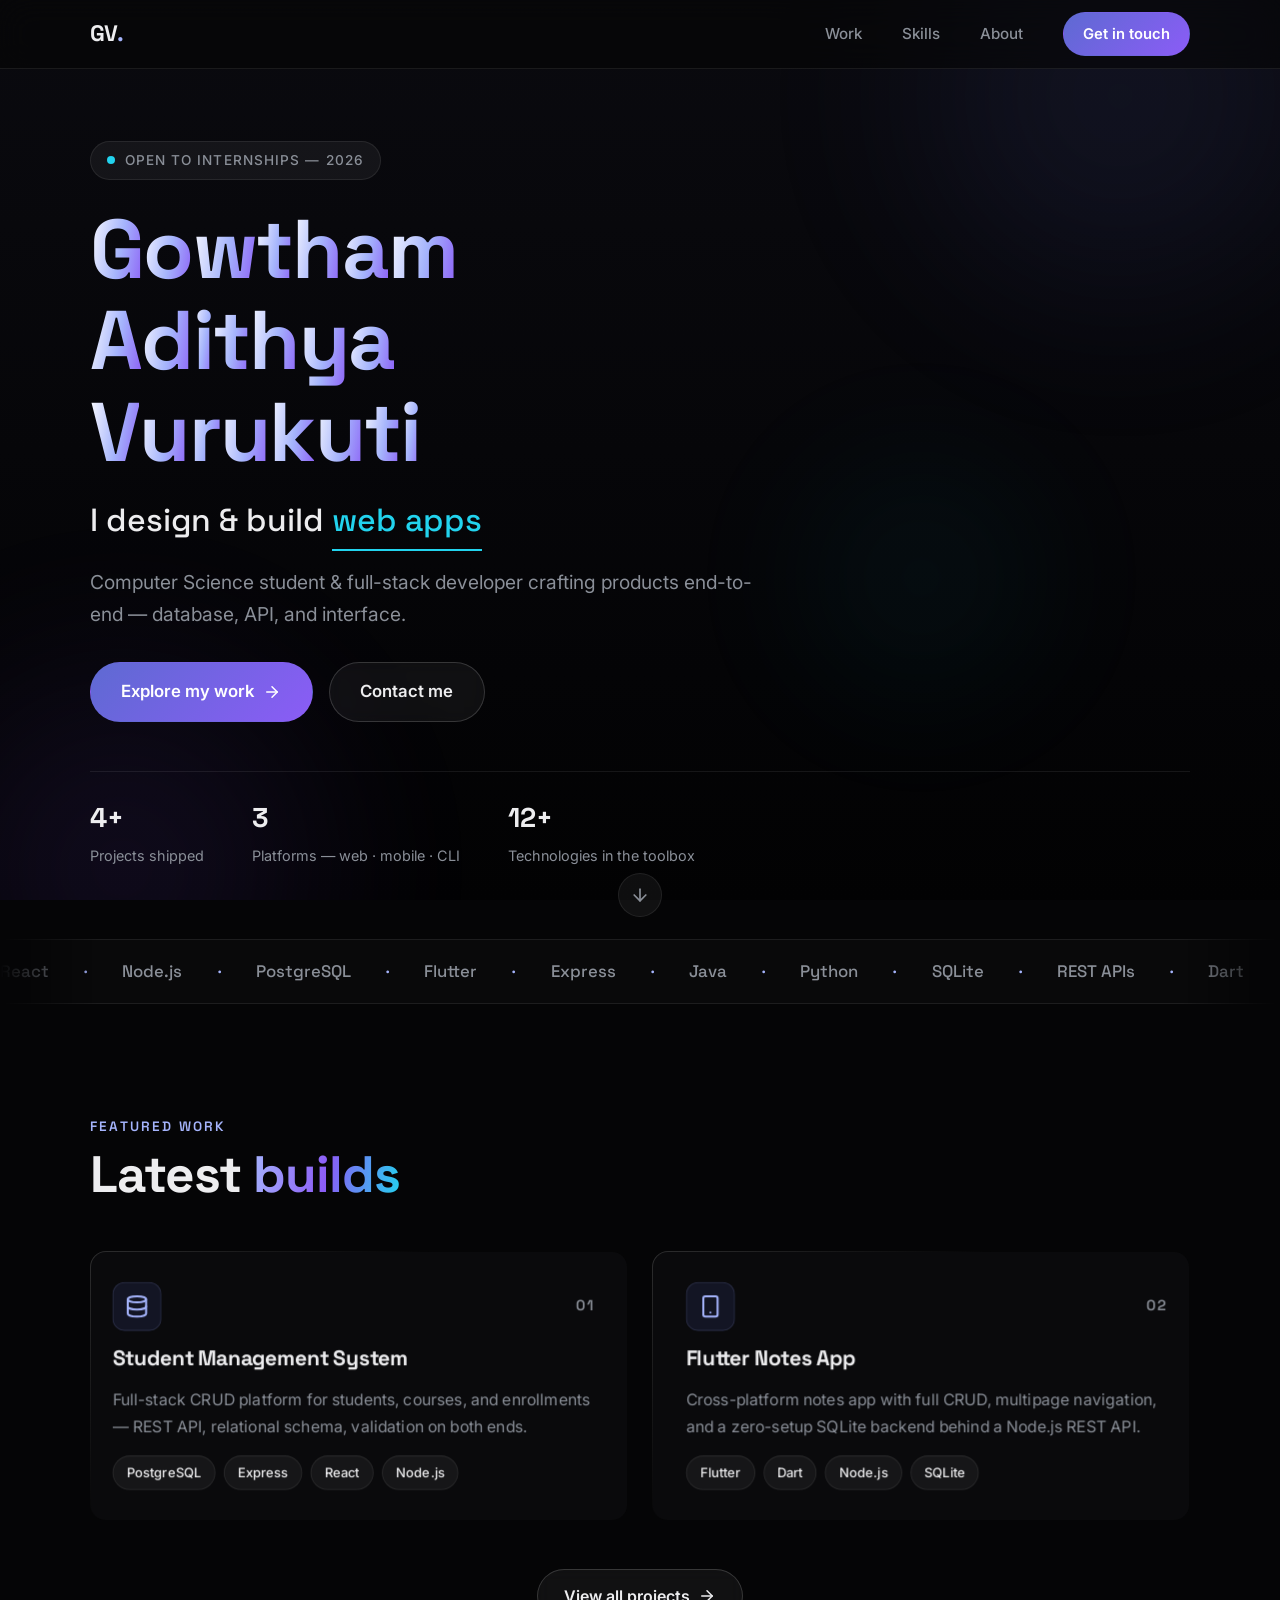
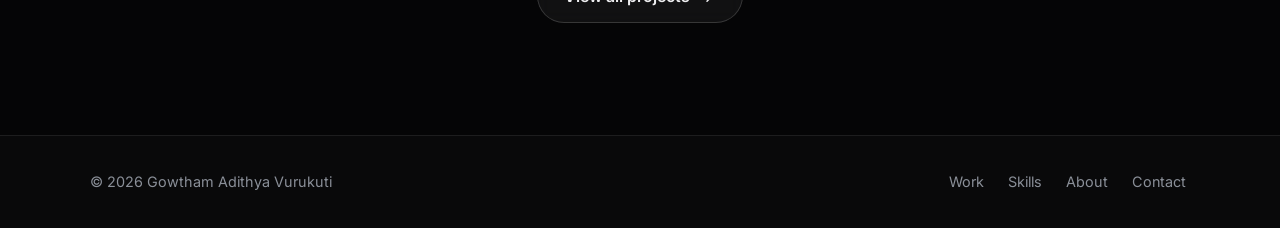
<file: index.html>
<!DOCTYPE html>
<html lang="en">
<head>
  <meta charset="UTF-8" />
  <meta name="viewport" content="width=device-width, initial-scale=1.0" />
  <meta name="color-scheme" content="dark" />
  <title>Gowtham Adithya Vurukuti — Full-Stack Developer</title>
  <meta name="description" content="Portfolio of Gowtham Adithya Vurukuti — Computer Science student and full-stack developer building web, mobile, and CLI tools." />
  <link rel="preconnect" href="https://fonts.googleapis.com" />
  <link rel="preconnect" href="https://fonts.gstatic.com" crossorigin />
  <link href="https://fonts.googleapis.com/css2?family=Inter:wght@400;500;600;700&family=Space+Grotesk:wght@400;500;600;700&display=swap" rel="stylesheet" />
  <link rel="stylesheet" href="styles.css" />
</head>
<body>

  <a class="skip-link" href="#main">Skip to content</a>

  <canvas id="field" aria-hidden="true"></canvas>
  <div class="aurora" aria-hidden="true">
    <div class="aurora-blob aurora-a"></div>
    <div class="aurora-blob aurora-b"></div>
    <div class="aurora-blob aurora-c"></div>
  </div>

  <div class="cursor-glow" aria-hidden="true"></div>
  <div class="progress" aria-hidden="true"><span id="progress-bar"></span></div>

  <header class="nav">
    <nav class="nav-inner" aria-label="Primary">
      <a href="index.html" class="brand" data-magnetic>GV<span class="brand-dot">.</span></a>
      <ul class="nav-links">
        <li><a href="work.html">Work</a></li>
        <li><a href="skills.html">Skills</a></li>
        <li><a href="about.html">About</a></li>
      </ul>
      <a href="contact.html" class="btn btn-small btn-primary" data-magnetic>Get in touch</a>
    </nav>
  </header>

  <main id="main">

    <!-- ============ HERO ============ -->
    <section class="hero">
      <div class="container">
        <p class="hero-eyebrow">
          <span class="pulse-dot" aria-hidden="true"></span>
          Open to internships — 2026
        </p>
        <h1 class="hero-title" id="split-title">Gowtham Adithya Vurukuti</h1>
        <p class="hero-line">
          I design &amp; build <span class="swap-wrap"><span id="swap-word" class="swap-word">web apps</span></span>
        </p>
        <p class="hero-sub">
          Computer Science student &amp; full-stack developer crafting products
          end-to-end — database, API, and interface.
        </p>
        <div class="hero-cta">
          <a href="work.html" class="btn btn-primary btn-lg" data-magnetic>
            Explore my work
            <svg width="18" height="18" viewBox="0 0 24 24" fill="none" stroke="currentColor" stroke-width="2" stroke-linecap="round" stroke-linejoin="round" aria-hidden="true"><path d="M5 12h14"/><path d="m12 5 7 7-7 7"/></svg>
          </a>
          <a href="contact.html" class="btn btn-ghost btn-lg" data-magnetic>Contact me</a>
        </div>
        <ul class="hero-stats" aria-label="Quick facts">
          <li class="reveal"><span class="stat-num"><span data-count="4">0</span>+</span><span class="stat-label">Projects shipped</span></li>
          <li class="reveal"><span class="stat-num"><span data-count="3">0</span></span><span class="stat-label">Platforms — web · mobile · CLI</span></li>
          <li class="reveal"><span class="stat-num"><span data-count="12">0</span>+</span><span class="stat-label">Technologies in the toolbox</span></li>
        </ul>
      </div>
      <a class="scroll-hint" href="#featured" aria-label="Scroll to featured work">
        <svg width="20" height="20" viewBox="0 0 24 24" fill="none" stroke="currentColor" stroke-width="2" stroke-linecap="round" stroke-linejoin="round" aria-hidden="true"><path d="M12 5v14"/><path d="m19 12-7 7-7-7"/></svg>
      </a>
    </section>

    <!-- ============ MARQUEE ============ -->
    <div class="marquee" aria-hidden="true">
      <div class="marquee-track" id="marquee-track">
        <span>React</span><span class="dot">·</span>
        <span>Node.js</span><span class="dot">·</span>
        <span>PostgreSQL</span><span class="dot">·</span>
        <span>Flutter</span><span class="dot">·</span>
        <span>Express</span><span class="dot">·</span>
        <span>Java</span><span class="dot">·</span>
        <span>Python</span><span class="dot">·</span>
        <span>SQLite</span><span class="dot">·</span>
        <span>REST APIs</span><span class="dot">·</span>
        <span>Dart</span><span class="dot">·</span>
        <span>JavaScript</span><span class="dot">·</span>
        <span>Git</span><span class="dot">·</span>
      </div>
    </div>

    <!-- ============ FEATURED WORK ============ -->
    <section class="section" id="featured">
      <div class="container">
        <div class="section-head reveal">
          <p class="section-kicker">Featured work</p>
          <h2>Latest <span class="grad-text">builds</span></h2>
        </div>

        <div class="grid grid-2">
          <article class="card reveal" data-tilt>
            <div class="card-inner">
              <div class="card-top">
                <div class="card-icon" aria-hidden="true">
                  <svg width="24" height="24" viewBox="0 0 24 24" fill="none" stroke="currentColor" stroke-width="2" stroke-linecap="round" stroke-linejoin="round"><ellipse cx="12" cy="5" rx="9" ry="3"/><path d="M3 5v14a9 3 0 0 0 18 0V5"/><path d="M3 12a9 3 0 0 0 18 0"/></svg>
                </div>
                <span class="card-index" aria-hidden="true">01</span>
              </div>
              <h3>Student Management System</h3>
              <p>Full-stack CRUD platform for students, courses, and enrollments — REST API, relational schema, validation on both ends.</p>
              <ul class="tags" aria-label="Technologies used">
                <li>PostgreSQL</li><li>Express</li><li>React</li><li>Node.js</li>
              </ul>
            </div>
          </article>

          <article class="card reveal" data-tilt>
            <div class="card-inner">
              <div class="card-top">
                <div class="card-icon" aria-hidden="true">
                  <svg width="24" height="24" viewBox="0 0 24 24" fill="none" stroke="currentColor" stroke-width="2" stroke-linecap="round" stroke-linejoin="round"><rect width="14" height="20" x="5" y="2" rx="2" ry="2"/><path d="M12 18h.01"/></svg>
                </div>
                <span class="card-index" aria-hidden="true">02</span>
              </div>
              <h3>Flutter Notes App</h3>
              <p>Cross-platform notes app with full CRUD, multipage navigation, and a zero-setup SQLite backend behind a Node.js REST API.</p>
              <ul class="tags" aria-label="Technologies used">
                <li>Flutter</li><li>Dart</li><li>Node.js</li><li>SQLite</li>
              </ul>
            </div>
          </article>
        </div>

        <div class="section-cta reveal">
          <a href="work.html" class="btn btn-ghost" data-magnetic>
            View all projects
            <svg width="18" height="18" viewBox="0 0 24 24" fill="none" stroke="currentColor" stroke-width="2" stroke-linecap="round" stroke-linejoin="round" aria-hidden="true"><path d="M5 12h14"/><path d="m12 5 7 7-7 7"/></svg>
          </a>
        </div>
      </div>
    </section>

  </main>

  <footer class="footer">
    <div class="container footer-inner">
      <p>© 2026 Gowtham Adithya Vurukuti</p>
      <nav aria-label="Footer">
        <a href="work.html">Work</a>
        <a href="skills.html">Skills</a>
        <a href="about.html">About</a>
        <a href="contact.html">Contact</a>
      </nav>
    </div>
  </footer>

  <script src="script.js"></script>
</body>
</html>
</file>
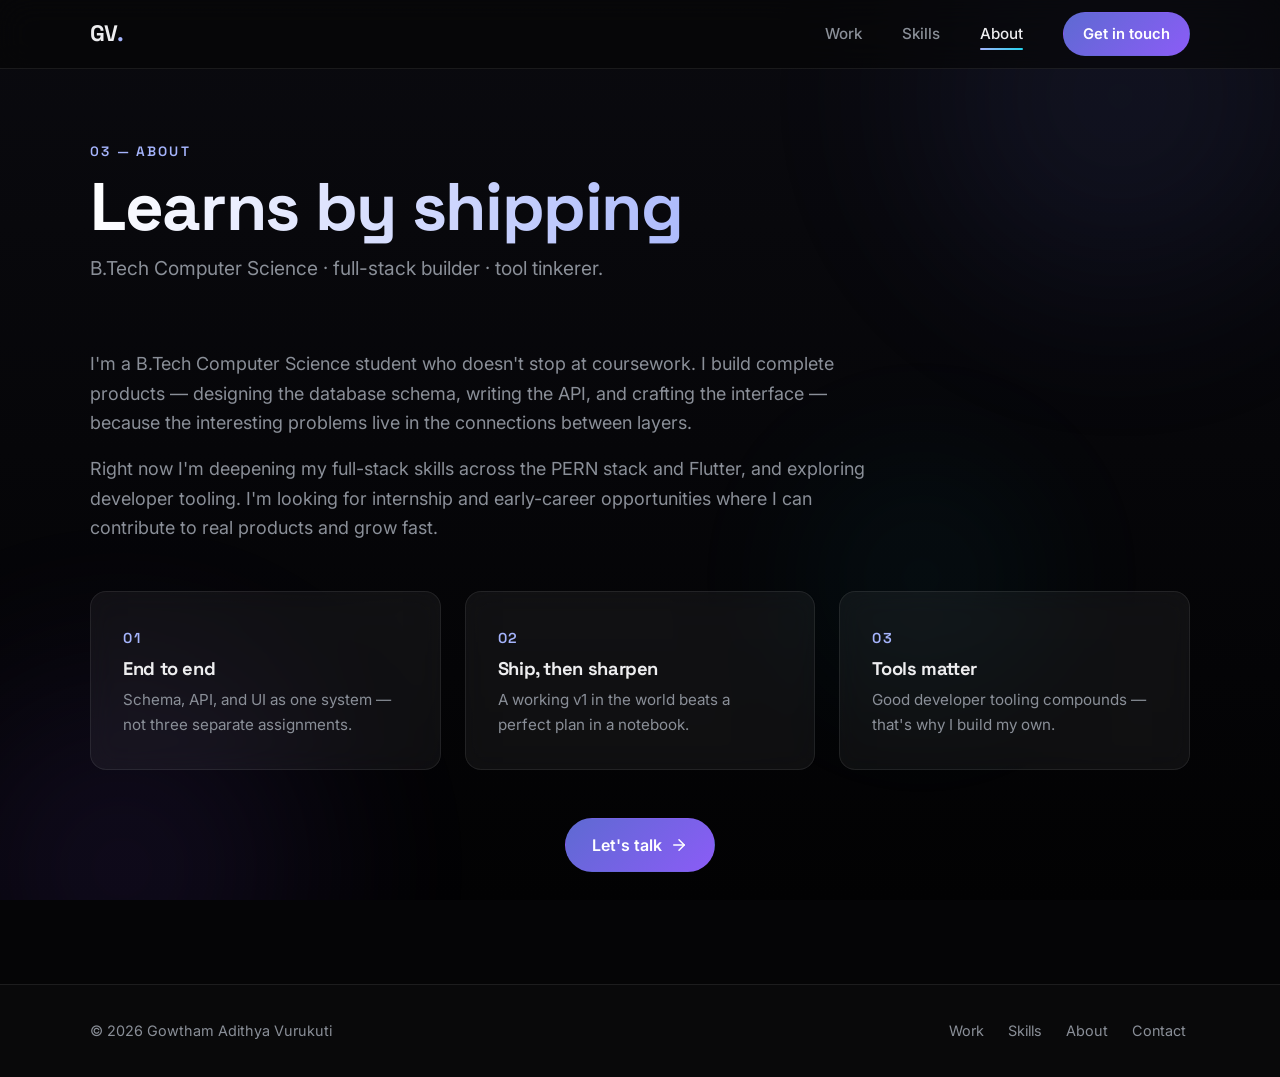
<file: about.html>
<!DOCTYPE html>
<html lang="en">
<head>
  <meta charset="UTF-8" />
  <meta name="viewport" content="width=device-width, initial-scale=1.0" />
  <meta name="color-scheme" content="dark" />
  <title>About — Gowtham Adithya Vurukuti</title>
  <meta name="description" content="About Gowtham Adithya Vurukuti — a B.Tech CS student who learns by shipping complete products." />
  <link rel="preconnect" href="https://fonts.googleapis.com" />
  <link rel="preconnect" href="https://fonts.gstatic.com" crossorigin />
  <link href="https://fonts.googleapis.com/css2?family=Inter:wght@400;500;600;700&family=Space+Grotesk:wght@400;500;600;700&display=swap" rel="stylesheet" />
  <link rel="stylesheet" href="styles.css" />
</head>
<body>

  <a class="skip-link" href="#main">Skip to content</a>

  <canvas id="field" aria-hidden="true"></canvas>
  <div class="aurora" aria-hidden="true">
    <div class="aurora-blob aurora-a"></div>
    <div class="aurora-blob aurora-b"></div>
    <div class="aurora-blob aurora-c"></div>
  </div>

  <div class="cursor-glow" aria-hidden="true"></div>
  <div class="progress" aria-hidden="true"><span id="progress-bar"></span></div>

  <header class="nav">
    <nav class="nav-inner" aria-label="Primary">
      <a href="index.html" class="brand" data-magnetic>GV<span class="brand-dot">.</span></a>
      <ul class="nav-links">
        <li><a href="work.html">Work</a></li>
        <li><a href="skills.html">Skills</a></li>
        <li><a href="about.html">About</a></li>
      </ul>
      <a href="contact.html" class="btn btn-small btn-primary" data-magnetic>Get in touch</a>
    </nav>
  </header>

  <main id="main">

    <section class="page-hero">
      <div class="container">
        <p class="section-kicker">03 — About</p>
        <h1 class="page-title">Learns by shipping</h1>
        <p class="page-sub">B.Tech Computer Science · full-stack builder · tool tinkerer.</p>
      </div>
    </section>

    <section class="section section-flush">
      <div class="container">
        <div class="about-body reveal">
          <p>
            I'm a B.Tech Computer Science student who doesn't stop at coursework. I build
            complete products — designing the database schema, writing the API, and crafting
            the interface — because the interesting problems live in the connections
            between layers.
          </p>
          <p>
            Right now I'm deepening my full-stack skills across the PERN stack and Flutter,
            and exploring developer tooling. I'm looking for internship and early-career
            opportunities where I can contribute to real products and grow fast.
          </p>
        </div>

        <div class="principles">
          <div class="principle glass reveal">
            <span class="principle-num" aria-hidden="true">01</span>
            <h3>End to end</h3>
            <p>Schema, API, and UI as one system — not three separate assignments.</p>
          </div>
          <div class="principle glass reveal">
            <span class="principle-num" aria-hidden="true">02</span>
            <h3>Ship, then sharpen</h3>
            <p>A working v1 in the world beats a perfect plan in a notebook.</p>
          </div>
          <div class="principle glass reveal">
            <span class="principle-num" aria-hidden="true">03</span>
            <h3>Tools matter</h3>
            <p>Good developer tooling compounds — that's why I build my own.</p>
          </div>
        </div>

        <div class="section-cta reveal">
          <a href="contact.html" class="btn btn-primary" data-magnetic>
            Let's talk
            <svg width="18" height="18" viewBox="0 0 24 24" fill="none" stroke="currentColor" stroke-width="2" stroke-linecap="round" stroke-linejoin="round" aria-hidden="true"><path d="M5 12h14"/><path d="m12 5 7 7-7 7"/></svg>
          </a>
        </div>
      </div>
    </section>

  </main>

  <footer class="footer">
    <div class="container footer-inner">
      <p>© 2026 Gowtham Adithya Vurukuti</p>
      <nav aria-label="Footer">
        <a href="work.html">Work</a>
        <a href="skills.html">Skills</a>
        <a href="about.html">About</a>
        <a href="contact.html">Contact</a>
      </nav>
    </div>
  </footer>

  <script src="script.js"></script>
</body>
</html>
</file>
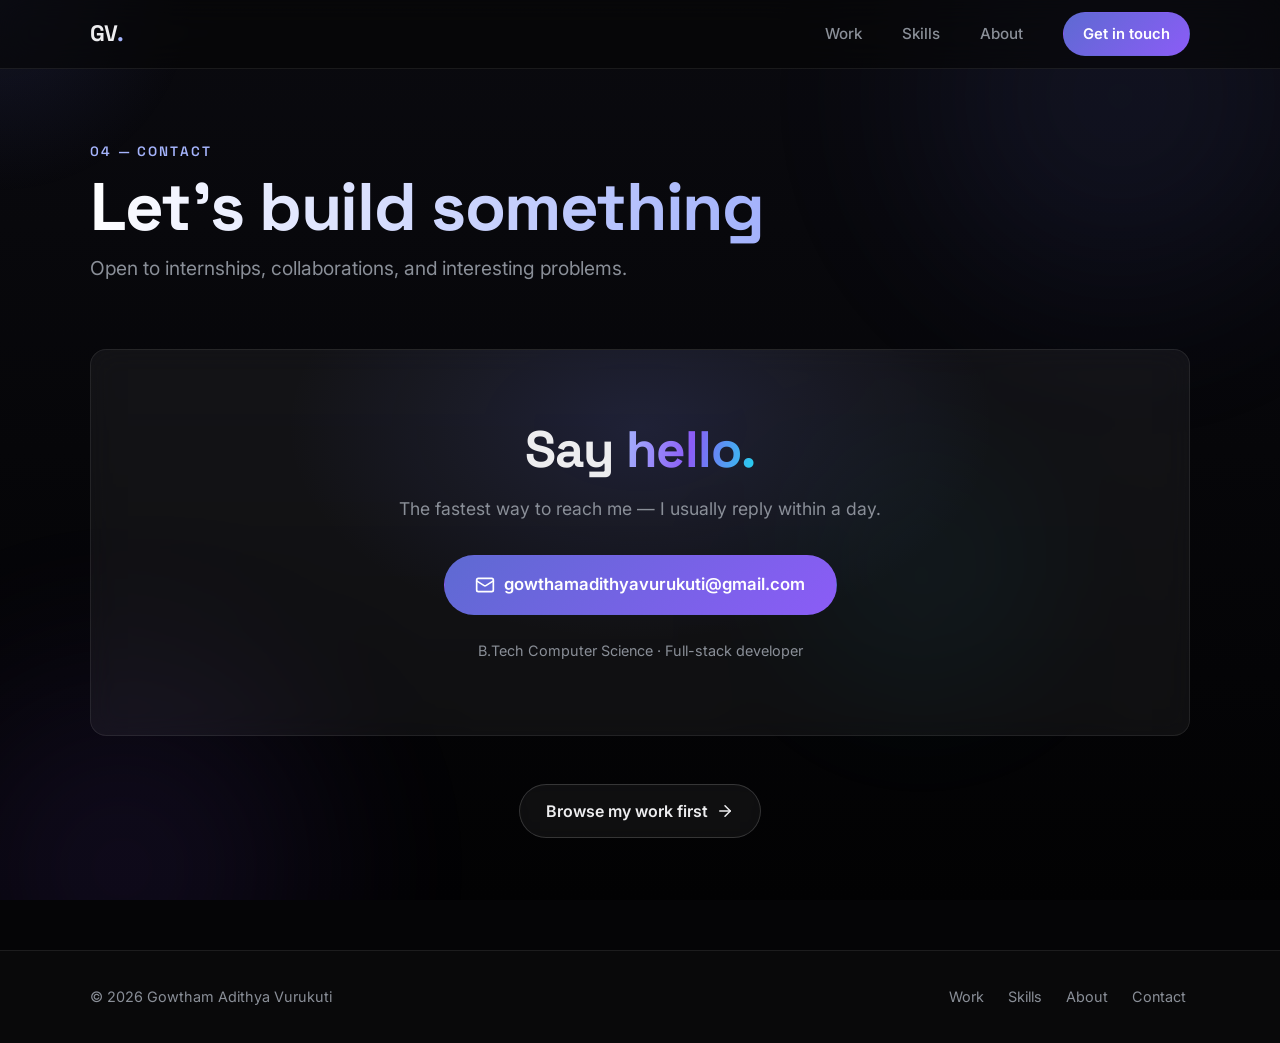
<file: contact.html>
<!DOCTYPE html>
<html lang="en">
<head>
  <meta charset="UTF-8" />
  <meta name="viewport" content="width=device-width, initial-scale=1.0" />
  <meta name="color-scheme" content="dark" />
  <title>Contact — Gowtham Adithya Vurukuti</title>
  <meta name="description" content="Get in touch with Gowtham Adithya Vurukuti — open to internships, collaborations, and interesting problems." />
  <link rel="preconnect" href="https://fonts.googleapis.com" />
  <link rel="preconnect" href="https://fonts.gstatic.com" crossorigin />
  <link href="https://fonts.googleapis.com/css2?family=Inter:wght@400;500;600;700&family=Space+Grotesk:wght@400;500;600;700&display=swap" rel="stylesheet" />
  <link rel="stylesheet" href="styles.css" />
</head>
<body>

  <a class="skip-link" href="#main">Skip to content</a>

  <canvas id="field" aria-hidden="true"></canvas>
  <div class="aurora" aria-hidden="true">
    <div class="aurora-blob aurora-a"></div>
    <div class="aurora-blob aurora-b"></div>
    <div class="aurora-blob aurora-c"></div>
  </div>

  <div class="cursor-glow" aria-hidden="true"></div>
  <div class="progress" aria-hidden="true"><span id="progress-bar"></span></div>

  <header class="nav">
    <nav class="nav-inner" aria-label="Primary">
      <a href="index.html" class="brand" data-magnetic>GV<span class="brand-dot">.</span></a>
      <ul class="nav-links">
        <li><a href="work.html">Work</a></li>
        <li><a href="skills.html">Skills</a></li>
        <li><a href="about.html">About</a></li>
      </ul>
      <a href="contact.html" class="btn btn-small btn-primary" data-magnetic>Get in touch</a>
    </nav>
  </header>

  <main id="main">

    <section class="page-hero">
      <div class="container">
        <p class="section-kicker">04 — Contact</p>
        <h1 class="page-title">Let's build something</h1>
        <p class="page-sub">Open to internships, collaborations, and interesting problems.</p>
      </div>
    </section>

    <section class="section section-flush section-contact">
      <div class="container">
        <div class="contact-card glass reveal">
          <div class="contact-glow" aria-hidden="true"></div>
          <h2>Say <span class="grad-text">hello.</span></h2>
          <p>The fastest way to reach me — I usually reply within a day.</p>
          <a class="btn btn-primary btn-lg" href="mailto:gowthamadithyavurukuti@gmail.com" data-magnetic>
            <svg width="20" height="20" viewBox="0 0 24 24" fill="none" stroke="currentColor" stroke-width="2" stroke-linecap="round" stroke-linejoin="round" aria-hidden="true"><rect width="20" height="16" x="2" y="4" rx="2"/><path d="m22 7-8.97 5.7a1.94 1.94 0 0 1-2.06 0L2 7"/></svg>
            gowthamadithyavurukuti@gmail.com
          </a>
          <p class="contact-meta">B.Tech Computer Science · Full-stack developer</p>
        </div>

        <div class="section-cta reveal">
          <a href="work.html" class="btn btn-ghost" data-magnetic>
            Browse my work first
            <svg width="18" height="18" viewBox="0 0 24 24" fill="none" stroke="currentColor" stroke-width="2" stroke-linecap="round" stroke-linejoin="round" aria-hidden="true"><path d="M5 12h14"/><path d="m12 5 7 7-7 7"/></svg>
          </a>
        </div>
      </div>
    </section>

  </main>

  <footer class="footer">
    <div class="container footer-inner">
      <p>© 2026 Gowtham Adithya Vurukuti</p>
      <nav aria-label="Footer">
        <a href="work.html">Work</a>
        <a href="skills.html">Skills</a>
        <a href="about.html">About</a>
        <a href="contact.html">Contact</a>
      </nav>
    </div>
  </footer>

  <script src="script.js"></script>
</body>
</html>
</file>
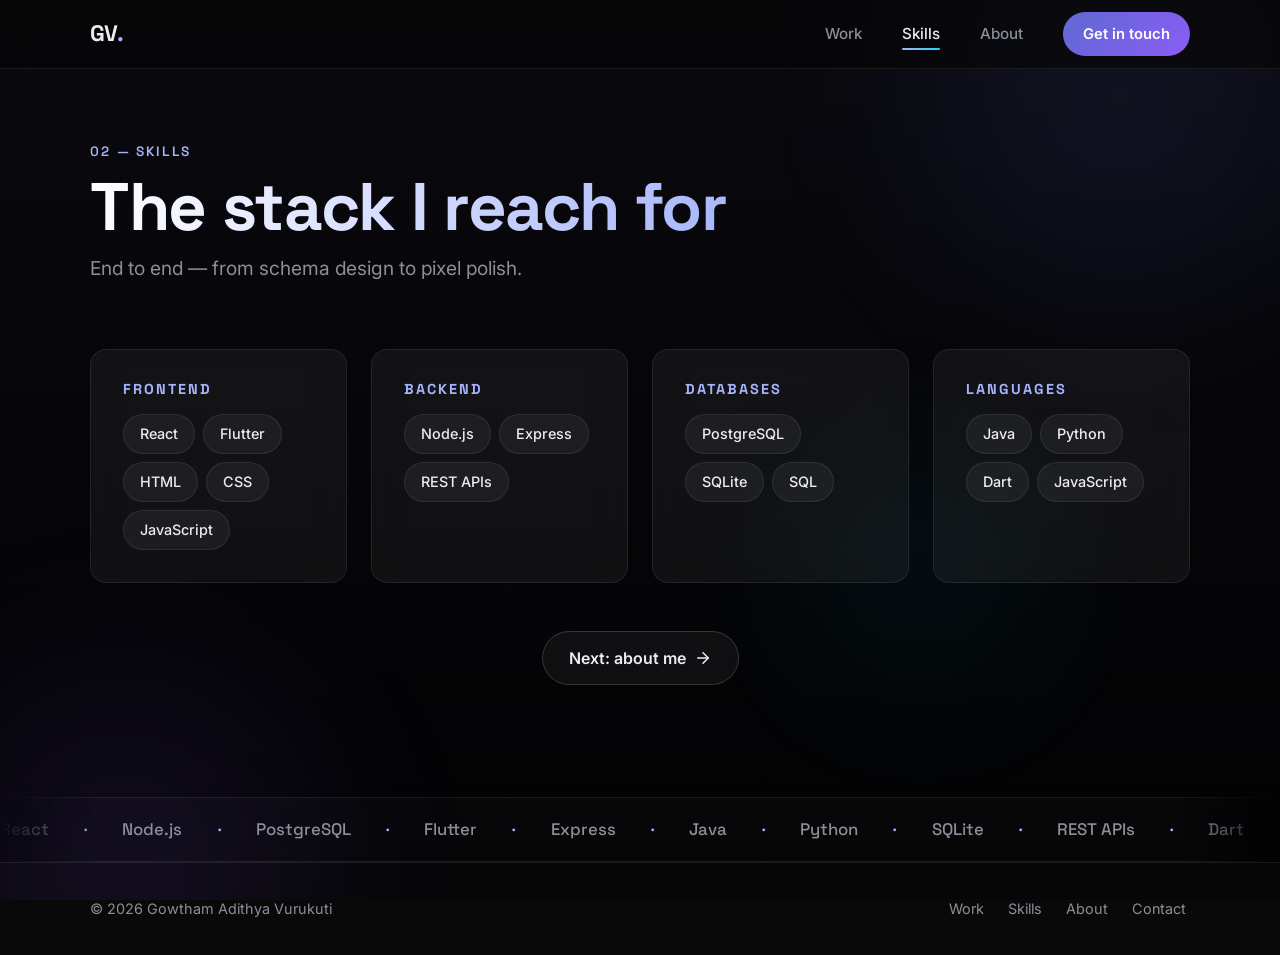
<file: skills.html>
<!DOCTYPE html>
<html lang="en">
<head>
  <meta charset="UTF-8" />
  <meta name="viewport" content="width=device-width, initial-scale=1.0" />
  <meta name="color-scheme" content="dark" />
  <title>Skills — Gowtham Adithya Vurukuti</title>
  <meta name="description" content="The stack Gowtham Adithya Vurukuti reaches for — frontend, backend, databases, and languages." />
  <link rel="preconnect" href="https://fonts.googleapis.com" />
  <link rel="preconnect" href="https://fonts.gstatic.com" crossorigin />
  <link href="https://fonts.googleapis.com/css2?family=Inter:wght@400;500;600;700&family=Space+Grotesk:wght@400;500;600;700&display=swap" rel="stylesheet" />
  <link rel="stylesheet" href="styles.css" />
</head>
<body>

  <a class="skip-link" href="#main">Skip to content</a>

  <canvas id="field" aria-hidden="true"></canvas>
  <div class="aurora" aria-hidden="true">
    <div class="aurora-blob aurora-a"></div>
    <div class="aurora-blob aurora-b"></div>
    <div class="aurora-blob aurora-c"></div>
  </div>

  <div class="cursor-glow" aria-hidden="true"></div>
  <div class="progress" aria-hidden="true"><span id="progress-bar"></span></div>

  <header class="nav">
    <nav class="nav-inner" aria-label="Primary">
      <a href="index.html" class="brand" data-magnetic>GV<span class="brand-dot">.</span></a>
      <ul class="nav-links">
        <li><a href="work.html">Work</a></li>
        <li><a href="skills.html">Skills</a></li>
        <li><a href="about.html">About</a></li>
      </ul>
      <a href="contact.html" class="btn btn-small btn-primary" data-magnetic>Get in touch</a>
    </nav>
  </header>

  <main id="main">

    <section class="page-hero">
      <div class="container">
        <p class="section-kicker">02 — Skills</p>
        <h1 class="page-title">The stack I reach for</h1>
        <p class="page-sub">End to end — from schema design to pixel polish.</p>
      </div>
    </section>

    <section class="section section-flush">
      <div class="container">
        <div class="skills">
          <div class="skill-group glass reveal">
            <h3>Frontend</h3>
            <ul class="tags tags-lg"><li>React</li><li>Flutter</li><li>HTML</li><li>CSS</li><li>JavaScript</li></ul>
          </div>
          <div class="skill-group glass reveal">
            <h3>Backend</h3>
            <ul class="tags tags-lg"><li>Node.js</li><li>Express</li><li>REST APIs</li></ul>
          </div>
          <div class="skill-group glass reveal">
            <h3>Databases</h3>
            <ul class="tags tags-lg"><li>PostgreSQL</li><li>SQLite</li><li>SQL</li></ul>
          </div>
          <div class="skill-group glass reveal">
            <h3>Languages</h3>
            <ul class="tags tags-lg"><li>Java</li><li>Python</li><li>Dart</li><li>JavaScript</li></ul>
          </div>
        </div>

        <div class="section-cta reveal">
          <a href="about.html" class="btn btn-ghost" data-magnetic>
            Next: about me
            <svg width="18" height="18" viewBox="0 0 24 24" fill="none" stroke="currentColor" stroke-width="2" stroke-linecap="round" stroke-linejoin="round" aria-hidden="true"><path d="M5 12h14"/><path d="m12 5 7 7-7 7"/></svg>
          </a>
        </div>
      </div>
    </section>

    <div class="marquee" aria-hidden="true">
      <div class="marquee-track" id="marquee-track">
        <span>React</span><span class="dot">·</span>
        <span>Node.js</span><span class="dot">·</span>
        <span>PostgreSQL</span><span class="dot">·</span>
        <span>Flutter</span><span class="dot">·</span>
        <span>Express</span><span class="dot">·</span>
        <span>Java</span><span class="dot">·</span>
        <span>Python</span><span class="dot">·</span>
        <span>SQLite</span><span class="dot">·</span>
        <span>REST APIs</span><span class="dot">·</span>
        <span>Dart</span><span class="dot">·</span>
        <span>JavaScript</span><span class="dot">·</span>
        <span>Git</span><span class="dot">·</span>
      </div>
    </div>

  </main>

  <footer class="footer">
    <div class="container footer-inner">
      <p>© 2026 Gowtham Adithya Vurukuti</p>
      <nav aria-label="Footer">
        <a href="work.html">Work</a>
        <a href="skills.html">Skills</a>
        <a href="about.html">About</a>
        <a href="contact.html">Contact</a>
      </nav>
    </div>
  </footer>

  <script src="script.js"></script>
</body>
</html>
</file>
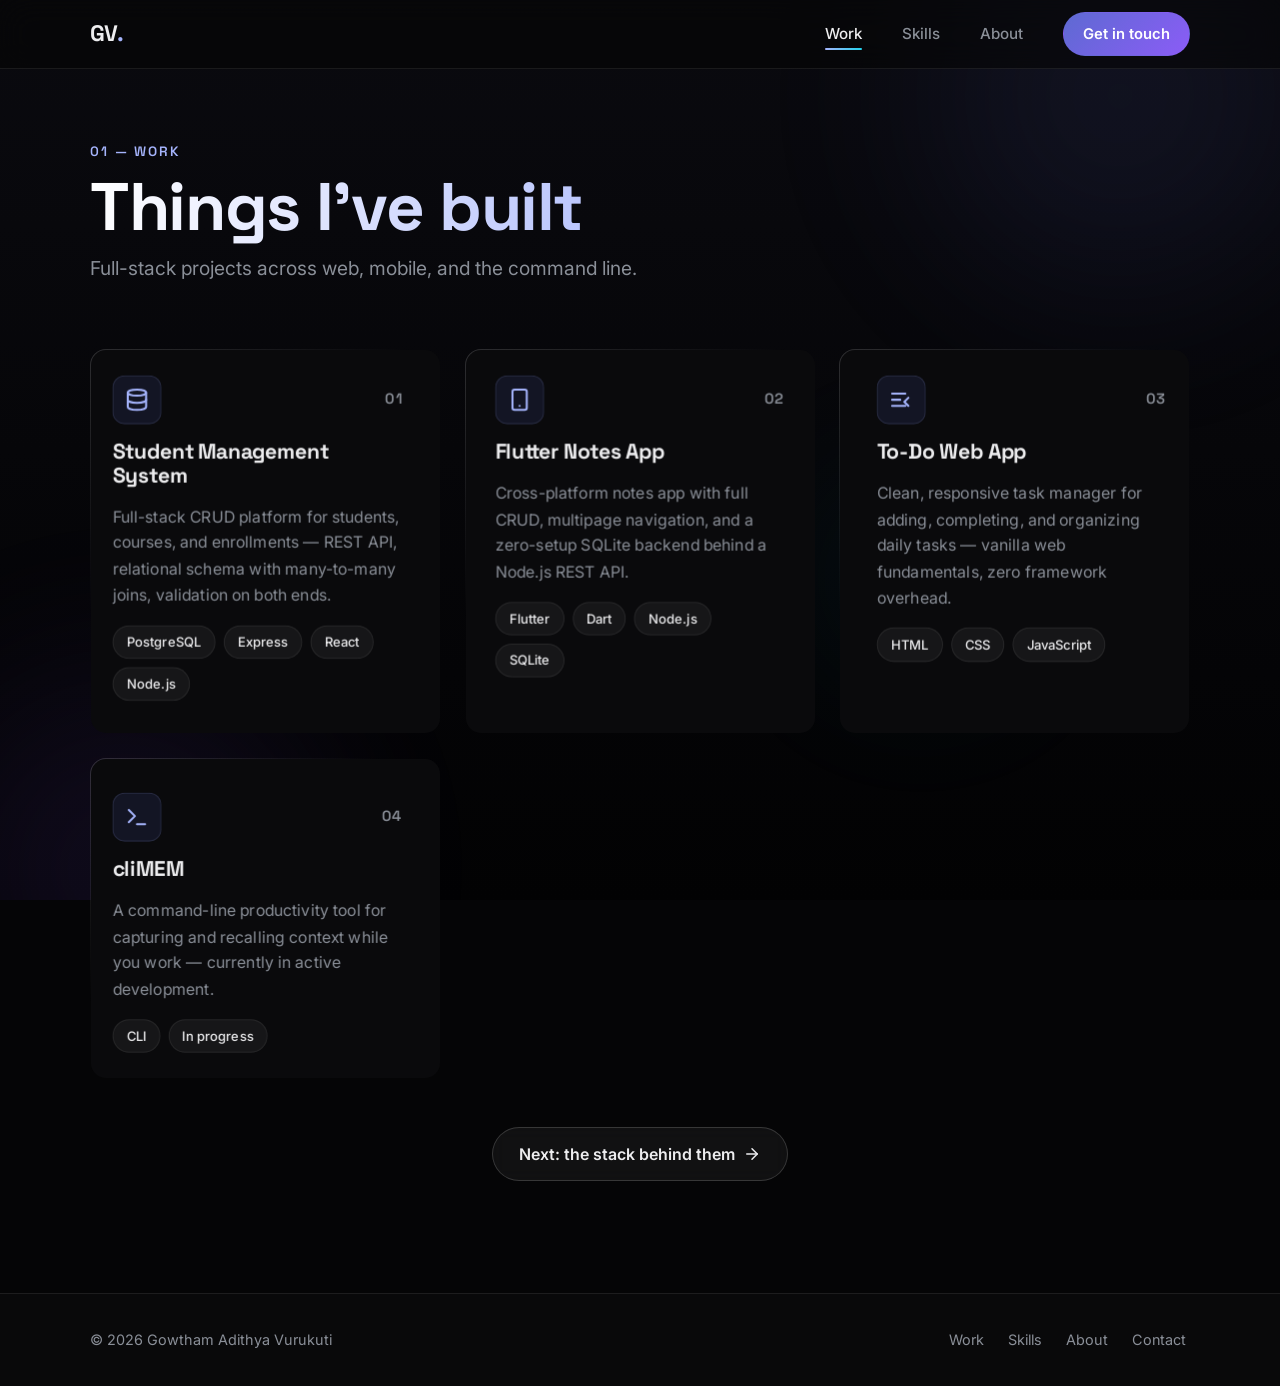
<file: work.html>
<!DOCTYPE html>
<html lang="en">
<head>
  <meta charset="UTF-8" />
  <meta name="viewport" content="width=device-width, initial-scale=1.0" />
  <meta name="color-scheme" content="dark" />
  <title>Work — Gowtham Adithya Vurukuti</title>
  <meta name="description" content="Projects by Gowtham Adithya Vurukuti — full-stack web, mobile, and CLI builds." />
  <link rel="preconnect" href="https://fonts.googleapis.com" />
  <link rel="preconnect" href="https://fonts.gstatic.com" crossorigin />
  <link href="https://fonts.googleapis.com/css2?family=Inter:wght@400;500;600;700&family=Space+Grotesk:wght@400;500;600;700&display=swap" rel="stylesheet" />
  <link rel="stylesheet" href="styles.css" />
</head>
<body>

  <a class="skip-link" href="#main">Skip to content</a>

  <canvas id="field" aria-hidden="true"></canvas>
  <div class="aurora" aria-hidden="true">
    <div class="aurora-blob aurora-a"></div>
    <div class="aurora-blob aurora-b"></div>
    <div class="aurora-blob aurora-c"></div>
  </div>

  <div class="cursor-glow" aria-hidden="true"></div>
  <div class="progress" aria-hidden="true"><span id="progress-bar"></span></div>

  <header class="nav">
    <nav class="nav-inner" aria-label="Primary">
      <a href="index.html" class="brand" data-magnetic>GV<span class="brand-dot">.</span></a>
      <ul class="nav-links">
        <li><a href="work.html">Work</a></li>
        <li><a href="skills.html">Skills</a></li>
        <li><a href="about.html">About</a></li>
      </ul>
      <a href="contact.html" class="btn btn-small btn-primary" data-magnetic>Get in touch</a>
    </nav>
  </header>

  <main id="main">

    <section class="page-hero">
      <div class="container">
        <p class="section-kicker">01 — Work</p>
        <h1 class="page-title">Things I've built</h1>
        <p class="page-sub">Full-stack projects across web, mobile, and the command line.</p>
      </div>
    </section>

    <section class="section section-flush">
      <div class="container">
        <div class="grid">
          <article class="card reveal" data-tilt>
            <div class="card-inner">
              <div class="card-top">
                <div class="card-icon" aria-hidden="true">
                  <svg width="24" height="24" viewBox="0 0 24 24" fill="none" stroke="currentColor" stroke-width="2" stroke-linecap="round" stroke-linejoin="round"><ellipse cx="12" cy="5" rx="9" ry="3"/><path d="M3 5v14a9 3 0 0 0 18 0V5"/><path d="M3 12a9 3 0 0 0 18 0"/></svg>
                </div>
                <span class="card-index" aria-hidden="true">01</span>
              </div>
              <h3>Student Management System</h3>
              <p>Full-stack CRUD platform for students, courses, and enrollments — REST API, relational schema with many-to-many joins, validation on both ends.</p>
              <ul class="tags" aria-label="Technologies used">
                <li>PostgreSQL</li><li>Express</li><li>React</li><li>Node.js</li>
              </ul>
            </div>
          </article>

          <article class="card reveal" data-tilt>
            <div class="card-inner">
              <div class="card-top">
                <div class="card-icon" aria-hidden="true">
                  <svg width="24" height="24" viewBox="0 0 24 24" fill="none" stroke="currentColor" stroke-width="2" stroke-linecap="round" stroke-linejoin="round"><rect width="14" height="20" x="5" y="2" rx="2" ry="2"/><path d="M12 18h.01"/></svg>
                </div>
                <span class="card-index" aria-hidden="true">02</span>
              </div>
              <h3>Flutter Notes App</h3>
              <p>Cross-platform notes app with full CRUD, multipage navigation, and a zero-setup SQLite backend behind a Node.js REST API.</p>
              <ul class="tags" aria-label="Technologies used">
                <li>Flutter</li><li>Dart</li><li>Node.js</li><li>SQLite</li>
              </ul>
            </div>
          </article>

          <article class="card reveal" data-tilt>
            <div class="card-inner">
              <div class="card-top">
                <div class="card-icon" aria-hidden="true">
                  <svg width="24" height="24" viewBox="0 0 24 24" fill="none" stroke="currentColor" stroke-width="2" stroke-linecap="round" stroke-linejoin="round"><path d="M11 12H3"/><path d="M16 6H3"/><path d="M16 18H3"/><path d="m19 10-4 4 4 4"/></svg>
                </div>
                <span class="card-index" aria-hidden="true">03</span>
              </div>
              <h3>To-Do Web App</h3>
              <p>Clean, responsive task manager for adding, completing, and organizing daily tasks — vanilla web fundamentals, zero framework overhead.</p>
              <ul class="tags" aria-label="Technologies used">
                <li>HTML</li><li>CSS</li><li>JavaScript</li>
              </ul>
            </div>
          </article>

          <article class="card reveal" data-tilt>
            <div class="card-inner">
              <div class="card-top">
                <div class="card-icon" aria-hidden="true">
                  <svg width="24" height="24" viewBox="0 0 24 24" fill="none" stroke="currentColor" stroke-width="2" stroke-linecap="round" stroke-linejoin="round"><polyline points="4 17 10 11 4 5"/><line x1="12" x2="20" y1="19" y2="19"/></svg>
                </div>
                <span class="card-index" aria-hidden="true">04</span>
              </div>
              <h3>cliMEM</h3>
              <p>A command-line productivity tool for capturing and recalling context while you work — currently in active development.</p>
              <ul class="tags" aria-label="Technologies used">
                <li>CLI</li><li>In progress</li>
              </ul>
            </div>
          </article>
        </div>

        <div class="section-cta reveal">
          <a href="skills.html" class="btn btn-ghost" data-magnetic>
            Next: the stack behind them
            <svg width="18" height="18" viewBox="0 0 24 24" fill="none" stroke="currentColor" stroke-width="2" stroke-linecap="round" stroke-linejoin="round" aria-hidden="true"><path d="M5 12h14"/><path d="m12 5 7 7-7 7"/></svg>
          </a>
        </div>
      </div>
    </section>

  </main>

  <footer class="footer">
    <div class="container footer-inner">
      <p>© 2026 Gowtham Adithya Vurukuti</p>
      <nav aria-label="Footer">
        <a href="work.html">Work</a>
        <a href="skills.html">Skills</a>
        <a href="about.html">About</a>
        <a href="contact.html">Contact</a>
      </nav>
    </div>
  </footer>

  <script src="script.js"></script>
</body>
</html>
</file>
<file: styles.css>
/* ============ Design tokens — ui-ux-pro-max "Modern Dark (Cinema)" ============ */
:root {
  --bg-deep: #020203;
  --bg-base: #050506;
  --bg-elevated: #0a0a0c;
  --surface: rgba(255, 255, 255, 0.05);
  --surface-strong: rgba(255, 255, 255, 0.08);
  --fg: #EDEDEF;
  --fg-muted: #8A8F98;
  --accent: #5E6AD2;
  --accent-bright: #A5B4FC;
  --accent-glow: rgba(94, 106, 210, 0.35);
  --accent-soft: rgba(94, 106, 210, 0.12);
  --violet: #8B5CF6;
  --cyan: #22D3EE;
  --border: rgba(255, 255, 255, 0.08);
  --border-strong: rgba(255, 255, 255, 0.16);

  --font-display: "Space Grotesk", system-ui, sans-serif;
  --font-body: "Inter", system-ui, sans-serif;

  --radius: 16px;
  --ease-out: cubic-bezier(0.16, 1, 0.3, 1);
  --transition: 250ms var(--ease-out);

  --space-1: 0.5rem;
  --space-2: 1rem;
  --space-3: 1.5rem;
  --space-4: 2rem;
  --space-5: 3rem;
  --space-6: 4.5rem;
  --space-7: 7rem;
}

/* ============ Base ============ */
*, *::before, *::after { box-sizing: border-box; }

html { scroll-behavior: smooth; }

body {
  margin: 0;
  font-family: var(--font-body);
  font-size: 1rem;
  line-height: 1.65;
  color: var(--fg);
  background:
    linear-gradient(180deg, #0a0a0f 0%, var(--bg-deep) 100%) fixed,
    var(--bg-base);
  -webkit-font-smoothing: antialiased;
  overflow-x: hidden;
}

h1, h2, h3 {
  font-family: var(--font-display);
  line-height: 1.1;
  margin: 0 0 var(--space-2);
  letter-spacing: -0.02em;
}

p { margin: 0 0 var(--space-2); }

a { color: var(--accent-bright); }

:focus-visible {
  outline: 2px solid var(--accent-bright);
  outline-offset: 3px;
  border-radius: 4px;
}

.container {
  width: min(1100px, 100% - 3rem);
  margin-inline: auto;
  position: relative;
}

.skip-link {
  position: absolute;
  left: -9999px;
  top: 0;
  background: var(--accent);
  color: #fff;
  padding: 0.75rem 1.25rem;
  z-index: 100;
  border-radius: 0 0 var(--radius) 0;
}
.skip-link:focus { left: 0; }

.grad-text {
  background: linear-gradient(100deg, var(--accent-bright) 0%, var(--violet) 50%, var(--cyan) 100%);
  -webkit-background-clip: text;
  background-clip: text;
  color: transparent;
}

/* ============ Ambient background ============ */
#field {
  position: fixed;
  inset: 0;
  z-index: -2;
  display: block;
}

.aurora {
  position: fixed;
  inset: 0;
  z-index: -1;
  overflow: hidden;
  pointer-events: none;
}

.aurora-blob {
  position: absolute;
  width: 55vmax;
  height: 55vmax;
  border-radius: 50%;
  filter: blur(70px);
  opacity: 0.13;
  will-change: transform;
}

.aurora-a {
  top: -20vmax; right: -15vmax;
  background: radial-gradient(circle, var(--accent) 0%, transparent 60%);
  animation: drift-a 26s ease-in-out infinite alternate;
}
.aurora-b {
  bottom: -25vmax; left: -18vmax;
  background: radial-gradient(circle, var(--violet) 0%, transparent 60%);
  animation: drift-b 32s ease-in-out infinite alternate;
}
.aurora-c {
  top: 40%; left: 55%;
  width: 34vmax; height: 34vmax;
  background: radial-gradient(circle, var(--cyan) 0%, transparent 60%);
  opacity: 0.07;
  animation: drift-c 38s ease-in-out infinite alternate;
}

@keyframes drift-a { to { transform: translate(-8vmax, 10vmax) scale(1.15); } }
@keyframes drift-b { to { transform: translate(10vmax, -8vmax) scale(1.1); } }
@keyframes drift-c { to { transform: translate(-12vmax, -6vmax) scale(0.9); } }

/* ============ Cursor glow ============ */
.cursor-glow {
  position: fixed;
  top: 0; left: 0;
  width: 420px; height: 420px;
  margin: -210px 0 0 -210px;
  border-radius: 50%;
  background: radial-gradient(circle, var(--accent-soft) 0%, transparent 65%);
  pointer-events: none;
  z-index: 0;
  opacity: 0;
  transition: opacity 400ms ease;
  will-change: transform;
}
body.has-cursor .cursor-glow { opacity: 1; }

/* ============ Scroll progress ============ */
.progress {
  position: fixed;
  top: 0; left: 0; right: 0;
  height: 2px;
  z-index: 60;
  background: transparent;
}
.progress span {
  display: block;
  height: 100%;
  width: 0;
  background: linear-gradient(90deg, var(--accent), var(--violet), var(--cyan));
  transition: width 80ms linear;
}

/* ============ Nav ============ */
.nav {
  position: sticky;
  top: 0;
  z-index: 50;
  background: rgba(5, 5, 6, 0.6);
  backdrop-filter: blur(16px);
  -webkit-backdrop-filter: blur(16px);
  border-bottom: 1px solid var(--border);
}

.nav-inner {
  width: min(1100px, 100% - 3rem);
  margin-inline: auto;
  display: flex;
  align-items: center;
  gap: var(--space-4);
  min-height: 68px;
}

.brand {
  font-family: var(--font-display);
  font-weight: 700;
  font-size: 1.4rem;
  color: var(--fg);
  text-decoration: none;
  letter-spacing: -0.03em;
}
.brand-dot { color: var(--accent-bright); }

.nav-links {
  display: flex;
  gap: var(--space-3);
  list-style: none;
  margin: 0 0 0 auto;
  padding: 0;
}

.nav-links a {
  position: relative;
  display: inline-flex;
  align-items: center;
  min-height: 44px;
  padding: 0 var(--space-1);
  color: var(--fg-muted);
  text-decoration: none;
  font-weight: 500;
  font-size: 0.95rem;
  transition: color var(--transition);
}
.nav-links a:hover { color: var(--fg); }

.nav-links a.active { color: var(--fg); }
.nav-links a.active::after {
  content: "";
  position: absolute;
  left: var(--space-1);
  right: var(--space-1);
  bottom: 6px;
  height: 2px;
  border-radius: 2px;
  background: linear-gradient(90deg, var(--accent-bright), var(--cyan));
}

/* ============ Buttons ============ */
.btn {
  position: relative;
  display: inline-flex;
  align-items: center;
  justify-content: center;
  gap: 0.55rem;
  min-height: 48px;
  padding: 0.8rem 1.6rem;
  border-radius: 999px;
  font-family: var(--font-body);
  font-weight: 600;
  font-size: 1rem;
  text-decoration: none;
  cursor: pointer;
  border: 1px solid transparent;
  transition: box-shadow var(--transition), border-color var(--transition),
              background var(--transition), color var(--transition);
  will-change: transform;
}

.btn-primary {
  background: linear-gradient(135deg, var(--accent) 0%, var(--violet) 100%);
  color: #fff;
  box-shadow: 0 0 0 0 var(--accent-glow);
}
.btn-primary:hover {
  box-shadow: 0 8px 40px -6px var(--accent-glow), 0 0 24px -4px var(--accent-glow);
}

.btn-ghost {
  border-color: var(--border-strong);
  color: var(--fg);
  background: var(--surface);
  backdrop-filter: blur(8px);
}
.btn-ghost:hover { border-color: var(--accent-bright); }

.btn-small { min-height: 44px; padding: 0.5rem 1.2rem; font-size: 0.925rem; }
.btn-lg { font-size: 1.05rem; padding: 0.95rem 1.9rem; }

/* ============ Hero ============ */
.hero {
  position: relative;
  min-height: calc(100svh - 68px);
  display: flex;
  align-items: center;
  padding: var(--space-6) 0;
}

.hero-eyebrow {
  display: inline-flex;
  align-items: center;
  gap: 0.6rem;
  font-size: 0.85rem;
  font-weight: 500;
  letter-spacing: 0.08em;
  text-transform: uppercase;
  color: var(--fg-muted);
  border: 1px solid var(--border);
  background: var(--surface);
  border-radius: 999px;
  padding: 0.45rem 1rem;
  margin-bottom: var(--space-3);
}

.pulse-dot {
  width: 8px; height: 8px;
  border-radius: 50%;
  background: var(--cyan);
  box-shadow: 0 0 0 0 rgba(34, 211, 238, 0.6);
  animation: pulse 2.2s infinite;
}
@keyframes pulse {
  0% { box-shadow: 0 0 0 0 rgba(34, 211, 238, 0.5); }
  70% { box-shadow: 0 0 0 9px rgba(34, 211, 238, 0); }
  100% { box-shadow: 0 0 0 0 rgba(34, 211, 238, 0); }
}

.hero-title {
  font-size: clamp(2.6rem, 8vw, 5.2rem);
  font-weight: 700;
  margin-bottom: var(--space-2);
  background: linear-gradient(100deg, #fff 0%, var(--accent-bright) 55%, var(--violet) 100%);
  -webkit-background-clip: text;
  background-clip: text;
  color: transparent;
  max-width: 12ch;
}

/* split-text chars — each char carries a viewport-anchored copy of the
   gradient (background-attachment: fixed) so the sweep reads as one
   continuous fill; the parent's clipped background can't paint into
   transformed children. */
.hero-title .word {
  display: inline-block;
  white-space: nowrap;
}

.hero-title .ch {
  display: inline-block;
  opacity: 0;
  transform: translateY(0.6em) rotateX(-50deg);
  animation: ch-in 700ms var(--ease-out) forwards;
  background: linear-gradient(100deg, #fff 0%, var(--accent-bright) 55%, var(--violet) 100%);
  background-attachment: fixed;
  -webkit-background-clip: text;
  background-clip: text;
  color: transparent;
}
.hero-title .ch.space { width: 0.28em; }
@keyframes ch-in { to { opacity: 1; transform: none; } }

.hero-line {
  font-family: var(--font-display);
  font-size: clamp(1.35rem, 3.4vw, 2rem);
  font-weight: 500;
  color: var(--fg);
  margin-bottom: var(--space-2);
}

.swap-wrap {
  display: inline-block;
  position: relative;
  color: var(--cyan);
}
.swap-word {
  display: inline-block;
  border-bottom: 2px solid var(--cyan);
  padding-bottom: 2px;
}
.swap-word.out { animation: word-out 240ms var(--ease-out) forwards; }
.swap-word.in { animation: word-in 320ms var(--ease-out); }
@keyframes word-out { to { opacity: 0; transform: translateY(-0.6em); filter: blur(4px); } }
@keyframes word-in { from { opacity: 0; transform: translateY(0.6em); filter: blur(4px); } }

.hero-sub {
  font-size: clamp(1.05rem, 2vw, 1.2rem);
  color: var(--fg-muted);
  max-width: 36em;
  margin-bottom: var(--space-4);
}

.hero-cta {
  display: flex;
  flex-wrap: wrap;
  gap: var(--space-2);
  margin-bottom: var(--space-5);
}

.hero-stats {
  display: flex;
  flex-wrap: wrap;
  gap: var(--space-5);
  list-style: none;
  margin: 0;
  padding: var(--space-3) 0 0;
  border-top: 1px solid var(--border);
}

.hero-stats li { display: flex; flex-direction: column; gap: 0.2rem; }

.stat-num {
  font-family: var(--font-display);
  font-size: 1.7rem;
  font-weight: 700;
  color: var(--fg);
}

.stat-label {
  color: var(--fg-muted);
  font-size: 0.9rem;
}

.scroll-hint {
  position: absolute;
  left: 50%;
  bottom: 1.4rem;
  transform: translateX(-50%);
  display: inline-flex;
  align-items: center;
  justify-content: center;
  width: 44px; height: 44px;
  border-radius: 50%;
  border: 1px solid var(--border);
  color: var(--fg-muted);
  background: var(--surface);
  animation: bob 2.4s ease-in-out infinite;
  transition: color var(--transition), border-color var(--transition);
}
.scroll-hint:hover { color: var(--fg); border-color: var(--border-strong); }
@keyframes bob { 0%, 100% { transform: translate(-50%, 0); } 50% { transform: translate(-50%, 8px); } }

/* ============ Marquee ============ */
.marquee {
  overflow: hidden;
  border-top: 1px solid var(--border);
  border-bottom: 1px solid var(--border);
  background: rgba(255, 255, 255, 0.02);
  padding: 1.1rem 0;
  -webkit-mask-image: linear-gradient(90deg, transparent, #000 8%, #000 92%, transparent);
  mask-image: linear-gradient(90deg, transparent, #000 8%, #000 92%, transparent);
}

.marquee-track {
  display: inline-flex;
  align-items: center;
  gap: 2.2rem;
  white-space: nowrap;
  will-change: transform;
  animation: marquee 36s linear infinite;
  font-family: var(--font-display);
  font-size: 1.05rem;
  font-weight: 500;
  color: var(--fg-muted);
}
.marquee-track .dot { color: var(--accent-bright); }
.marquee:hover .marquee-track { animation-play-state: paused; }
@keyframes marquee { to { transform: translateX(-50%); } }

/* ============ Page transitions ============ */
main {
  animation: page-in 600ms var(--ease-out);
}
@keyframes page-in {
  from { opacity: 0; transform: translateY(18px); }
}
body.page-exit main {
  opacity: 0;
  transform: translateY(-14px);
  transition: opacity 220ms ease, transform 220ms ease;
}

/* ============ Page hero (subpages) ============ */
.page-hero {
  padding: var(--space-6) 0 var(--space-4);
}

.page-title {
  font-size: clamp(2.4rem, 6.5vw, 4.2rem);
  font-weight: 700;
  margin-bottom: var(--space-1);
  background: linear-gradient(100deg, #fff 0%, var(--accent-bright) 60%, var(--violet) 100%);
  -webkit-background-clip: text;
  background-clip: text;
  color: transparent;
}

.page-sub {
  font-size: clamp(1.05rem, 2vw, 1.2rem);
  color: var(--fg-muted);
  max-width: 38em;
  margin: 0;
}

/* ============ Sections ============ */
.section { padding: var(--space-7) 0; position: relative; }
.section-flush { padding-top: var(--space-4); }

.section-cta {
  display: flex;
  justify-content: center;
  margin-top: var(--space-5);
}

.section-kicker {
  font-family: var(--font-display);
  color: var(--accent-bright);
  font-size: 0.85rem;
  font-weight: 600;
  letter-spacing: 0.16em;
  text-transform: uppercase;
  margin-bottom: var(--space-1);
}

.section-head { margin-bottom: var(--space-5); }

.section-head h2 {
  font-size: clamp(2rem, 5vw, 3.2rem);
  font-weight: 700;
  margin: 0;
}

/* ============ Glass panels ============ */
.glass {
  background: var(--surface);
  border: 1px solid var(--border);
  border-radius: var(--radius);
  backdrop-filter: blur(14px);
  -webkit-backdrop-filter: blur(14px);
}

/* ============ Project grid — tilt + spotlight cards ============ */
.grid {
  display: grid;
  grid-template-columns: repeat(auto-fit, minmax(min(320px, 100%), 1fr));
  gap: var(--space-3);
  perspective: 1200px;
}

.card {
  position: relative;
  border-radius: var(--radius);
  background: linear-gradient(var(--bg-elevated), var(--bg-elevated)) padding-box,
              linear-gradient(140deg, var(--border-strong), transparent 40%) border-box;
  border: 1px solid transparent;
  transform-style: preserve-3d;
  transition: border-color var(--transition);
  will-change: transform;
}

.card::before {
  /* cursor spotlight */
  content: "";
  position: absolute;
  inset: 0;
  border-radius: inherit;
  background: radial-gradient(360px circle at var(--mx, 50%) var(--my, 50%),
              rgba(165, 180, 252, 0.10), transparent 60%);
  opacity: 0;
  transition: opacity var(--transition);
  pointer-events: none;
}
.card:hover::before { opacity: 1; }

.card-inner {
  padding: var(--space-4);
  transform: translateZ(24px);
}

.card-top {
  display: flex;
  align-items: center;
  justify-content: space-between;
  margin-bottom: var(--space-2);
}

.card-icon {
  display: inline-flex;
  align-items: center;
  justify-content: center;
  width: 48px; height: 48px;
  border-radius: 12px;
  background: var(--accent-soft);
  color: var(--accent-bright);
  box-shadow: inset 0 0 0 1px rgba(165, 180, 252, 0.15);
}

.card-index {
  font-family: var(--font-display);
  font-size: 0.9rem;
  font-weight: 600;
  color: var(--fg-muted);
  letter-spacing: 0.1em;
}

.card h3 { font-size: 1.3rem; }

.card p {
  color: var(--fg-muted);
  font-size: 0.975rem;
}

/* ============ Tags ============ */
.tags {
  display: flex;
  flex-wrap: wrap;
  gap: 0.5rem;
  list-style: none;
  margin: var(--space-2) 0 0;
  padding: 0;
}

.tags li {
  font-size: 0.8rem;
  font-weight: 500;
  padding: 0.32rem 0.8rem;
  border-radius: 999px;
  background: var(--surface);
  color: var(--fg);
  border: 1px solid var(--border);
}

.tags-lg li { font-size: 0.9rem; padding: 0.45rem 1rem; }

/* ============ Skills ============ */
.skills {
  display: grid;
  grid-template-columns: repeat(auto-fit, minmax(min(230px, 100%), 1fr));
  gap: var(--space-3);
}

.skill-group { padding: var(--space-4); }

.skill-group h3 {
  font-size: 0.9rem;
  text-transform: uppercase;
  letter-spacing: 0.14em;
  color: var(--accent-bright);
  margin-bottom: var(--space-2);
}

/* ============ Featured grid (home) ============ */
.grid-2 { grid-template-columns: repeat(auto-fit, minmax(min(340px, 100%), 1fr)); }

/* ============ About ============ */
.about-body {
  max-width: 44em;
  font-size: 1.125rem;
  color: var(--fg-muted);
}
.about-body p + p { margin-top: var(--space-2); }

.principles {
  display: grid;
  grid-template-columns: repeat(auto-fit, minmax(min(260px, 100%), 1fr));
  gap: var(--space-3);
  margin-top: var(--space-5);
}

.principle {
  padding: var(--space-4);
  position: relative;
}

.principle-num {
  font-family: var(--font-display);
  font-size: 0.9rem;
  font-weight: 600;
  color: var(--accent-bright);
  letter-spacing: 0.12em;
}

.principle h3 {
  font-size: 1.15rem;
  margin: var(--space-1) 0;
}

.principle p {
  color: var(--fg-muted);
  font-size: 0.95rem;
  margin: 0;
}

/* ============ Contact ============ */
.section-contact { padding-bottom: var(--space-7); }

.contact-card {
  position: relative;
  overflow: hidden;
  padding: clamp(var(--space-4), 7vw, var(--space-6));
  text-align: center;
}

.contact-glow {
  position: absolute;
  top: -40%; left: 50%;
  width: 70%; height: 120%;
  transform: translateX(-50%);
  background: radial-gradient(ellipse, var(--accent-glow) 0%, transparent 65%);
  opacity: 0.5;
  pointer-events: none;
}

.contact-card h2 {
  font-size: clamp(2rem, 5vw, 3.2rem);
  position: relative;
}

.contact-card p {
  color: var(--fg-muted);
  margin-bottom: var(--space-4);
  font-size: 1.1rem;
  position: relative;
}

.contact-card .btn { position: relative; word-break: break-all; }

.contact-meta {
  margin: var(--space-3) 0 0 !important;
  font-size: 0.9rem !important;
  color: var(--fg-muted);
}

/* ============ Footer ============ */
.footer {
  border-top: 1px solid var(--border);
  padding: var(--space-3) 0;
  background: rgba(255, 255, 255, 0.02);
}

.footer-inner {
  display: flex;
  flex-wrap: wrap;
  gap: var(--space-2);
  justify-content: space-between;
  align-items: center;
  color: var(--fg-muted);
  font-size: 0.9rem;
}
.footer-inner p { margin: 0; }

.footer-inner nav {
  display: flex;
  flex-wrap: wrap;
  gap: var(--space-2);
}

.footer-inner nav a {
  color: var(--fg-muted);
  text-decoration: none;
  min-height: 44px;
  display: inline-flex;
  align-items: center;
  padding: 0 0.25rem;
  transition: color var(--transition);
}
.footer-inner nav a:hover { color: var(--fg); }

/* ============ Scroll reveal ============ */
.reveal {
  opacity: 0;
  transform: translateY(28px);
  transition: opacity 700ms var(--ease-out), transform 700ms var(--ease-out);
}
.reveal.is-visible { opacity: 1; transform: none; }

.grid .reveal:nth-child(2), .skills .reveal:nth-child(2) { transition-delay: 90ms; }
.grid .reveal:nth-child(3), .skills .reveal:nth-child(3) { transition-delay: 180ms; }
.grid .reveal:nth-child(4), .skills .reveal:nth-child(4) { transition-delay: 270ms; }
.hero-stats .reveal:nth-child(2) { transition-delay: 120ms; }
.hero-stats .reveal:nth-child(3) { transition-delay: 240ms; }

/* ============ Reduced motion ============ */
@media (prefers-reduced-motion: reduce) {
  html { scroll-behavior: auto; }
  main { animation: none; }
  body.page-exit main { opacity: 1; transform: none; transition: none; }
  .reveal { opacity: 1; transform: none; transition: none; }
  .hero-title .ch { opacity: 1; transform: none; animation: none; }
  .aurora-blob, .marquee-track, .scroll-hint, .pulse-dot { animation: none; }
  .swap-word.out, .swap-word.in { animation: none; }
  .cursor-glow { display: none; }
  .btn, .card { transition: none; }
}

/* ============ Small screens ============ */
@media (max-width: 640px) {
  .nav-links { display: none; }
  .hero { min-height: auto; padding-top: var(--space-6); }
  .hero-stats { gap: var(--space-3); }
  .section { padding: var(--space-6) 0; }
  .scroll-hint { display: none; }
}
</file>
